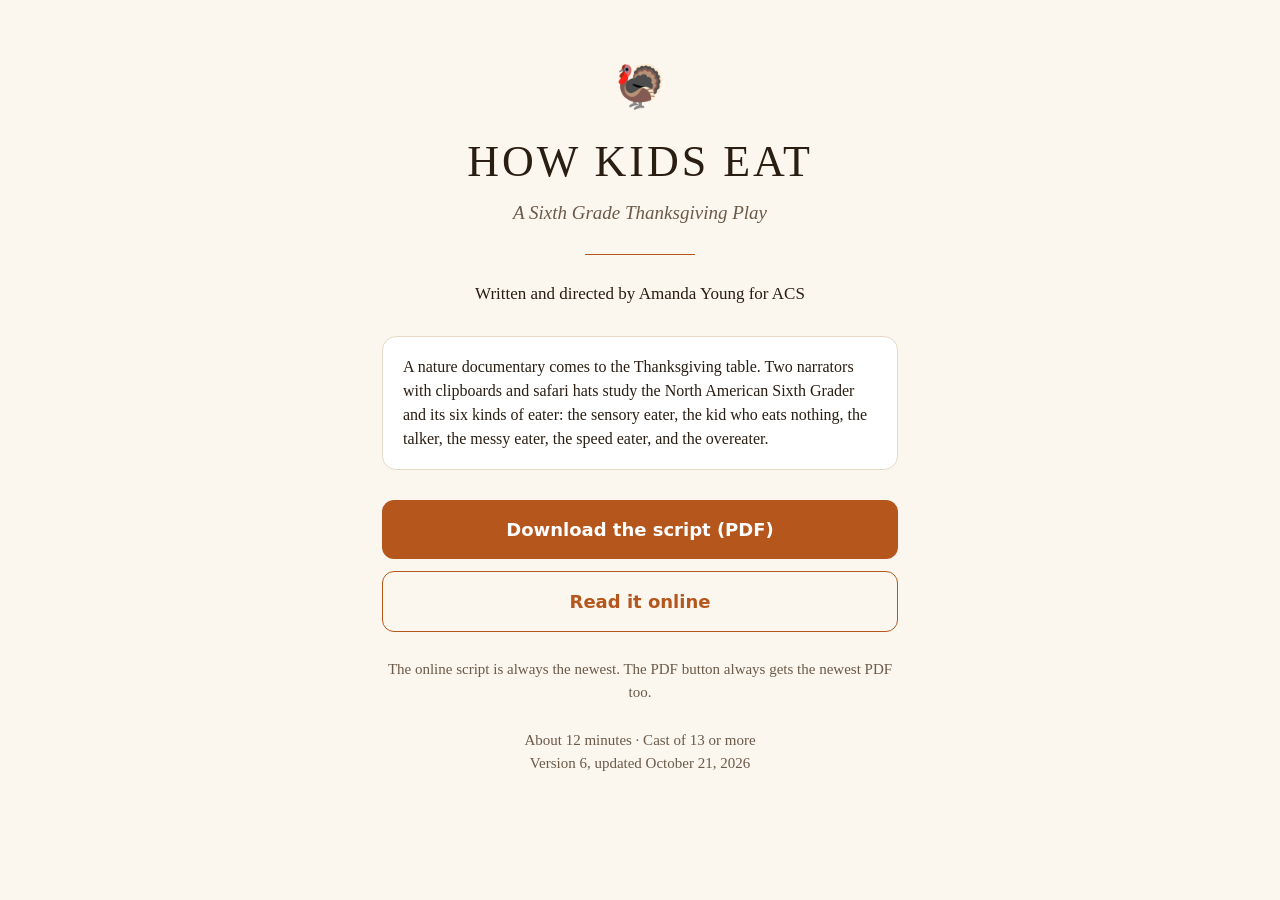
<file: index.html>
<!doctype html>
<html lang="en">
<head>
<meta charset="utf-8">
<script id="fresh">var BUILD=6;(function(){if(location.protocol==="file:")return;fetch("version.json?t="+Date.now(),{cache:"no-store"}).then(function(r){return r.json()}).then(function(j){if(!j||!j.v||j.v===BUILD)return;var k="hke-fresh-"+j.v;try{if(sessionStorage.getItem(k))return;sessionStorage.setItem(k,"1")}catch(e){}var u=new URL(location.href);u.searchParams.set("v",j.v);location.replace(u.toString())}).catch(function(){})})();</script>

<meta name="viewport" content="width=device-width, initial-scale=1">
<meta name="x-play-version" content="2.0">
<title>How Kids Eat, a sixth grade Thanksgiving play</title>
<meta property="og:title" content="How Kids Eat">
<meta property="og:description" content="A sixth grade Thanksgiving play. Written and directed by Amanda Young for ACS. Download the script.">
<style>
  :root { color-scheme: light dark; --bg:#fbf6ee; --ink:#2a1d12; --soft:#6b5a48; --accent:#b5561d; --card:#fff; --line:#e6d9c6; }
  @media (prefers-color-scheme: dark) { :root { --bg:#1b1510; --ink:#f3e9db; --soft:#bba892; --accent:#e58a4c; --card:#261d16; --line:#3a2e24; } }
  * { box-sizing: border-box; }
  body { margin:0; background:var(--bg); color:var(--ink); font-family:"Palatino","Palatino Linotype",Georgia,serif; line-height:1.5; }
  main { max-width:560px; margin:0 auto; padding:56px 22px 48px; text-align:center; }
  .leaf { font-size:42px; }
  h1 { font-size:44px; letter-spacing:3px; font-weight:normal; margin:10px 0 4px; }
  .sub { font-style:italic; font-size:19px; color:var(--soft); margin:0 0 26px; }
  .rule { width:110px; border-top:1px solid var(--accent); margin:0 auto 26px; }
  .credit { font-size:17px; margin:0 0 30px; }
  .blurb { text-align:left; background:var(--card); border:1px solid var(--line); border-radius:14px; padding:18px 20px; margin:0 0 30px; font-size:16px; }
  .btn { display:block; text-decoration:none; font-size:18px; padding:16px; border-radius:12px; margin:0 0 12px; font-family:-apple-system,system-ui,sans-serif; font-weight:600; }
  .primary { background:var(--accent); color:#fff; }
  .secondary { border:1.5px solid var(--accent); color:var(--accent); }
  .meta { color:var(--soft); font-size:15px; margin-top:26px; }
</style>
</head>
<body>
<main>
  <div class="leaf">🦃</div>
  <h1>HOW KIDS EAT</h1>
  <p class="sub">A Sixth Grade Thanksgiving Play</p>
  <div class="rule"></div>
  <p class="credit">Written and directed by Amanda Young for ACS</p>
  <div class="blurb">
    A nature documentary comes to the Thanksgiving table. Two narrators with clipboards and safari hats study the North American Sixth Grader and its six kinds of eater: the sensory eater, the kid who eats nothing, the talker, the messy eater, the speed eater, and the overeater.
  </div>
  <a class="btn primary" href="How-Kids-Eat.pdf?v=6" download="How Kids Eat.pdf">Download the script (PDF)</a>
  <a class="btn secondary" href="play.html">Read it online</a>
  <p class="meta">The online script is always the newest. The PDF button always gets the newest PDF too.</p>
  <p class="meta">About 12 minutes · Cast of 13 or more<br><span id="ver">Version 6, updated October 21, 2026</span></p>
</main>
</body>
</html>
</file>
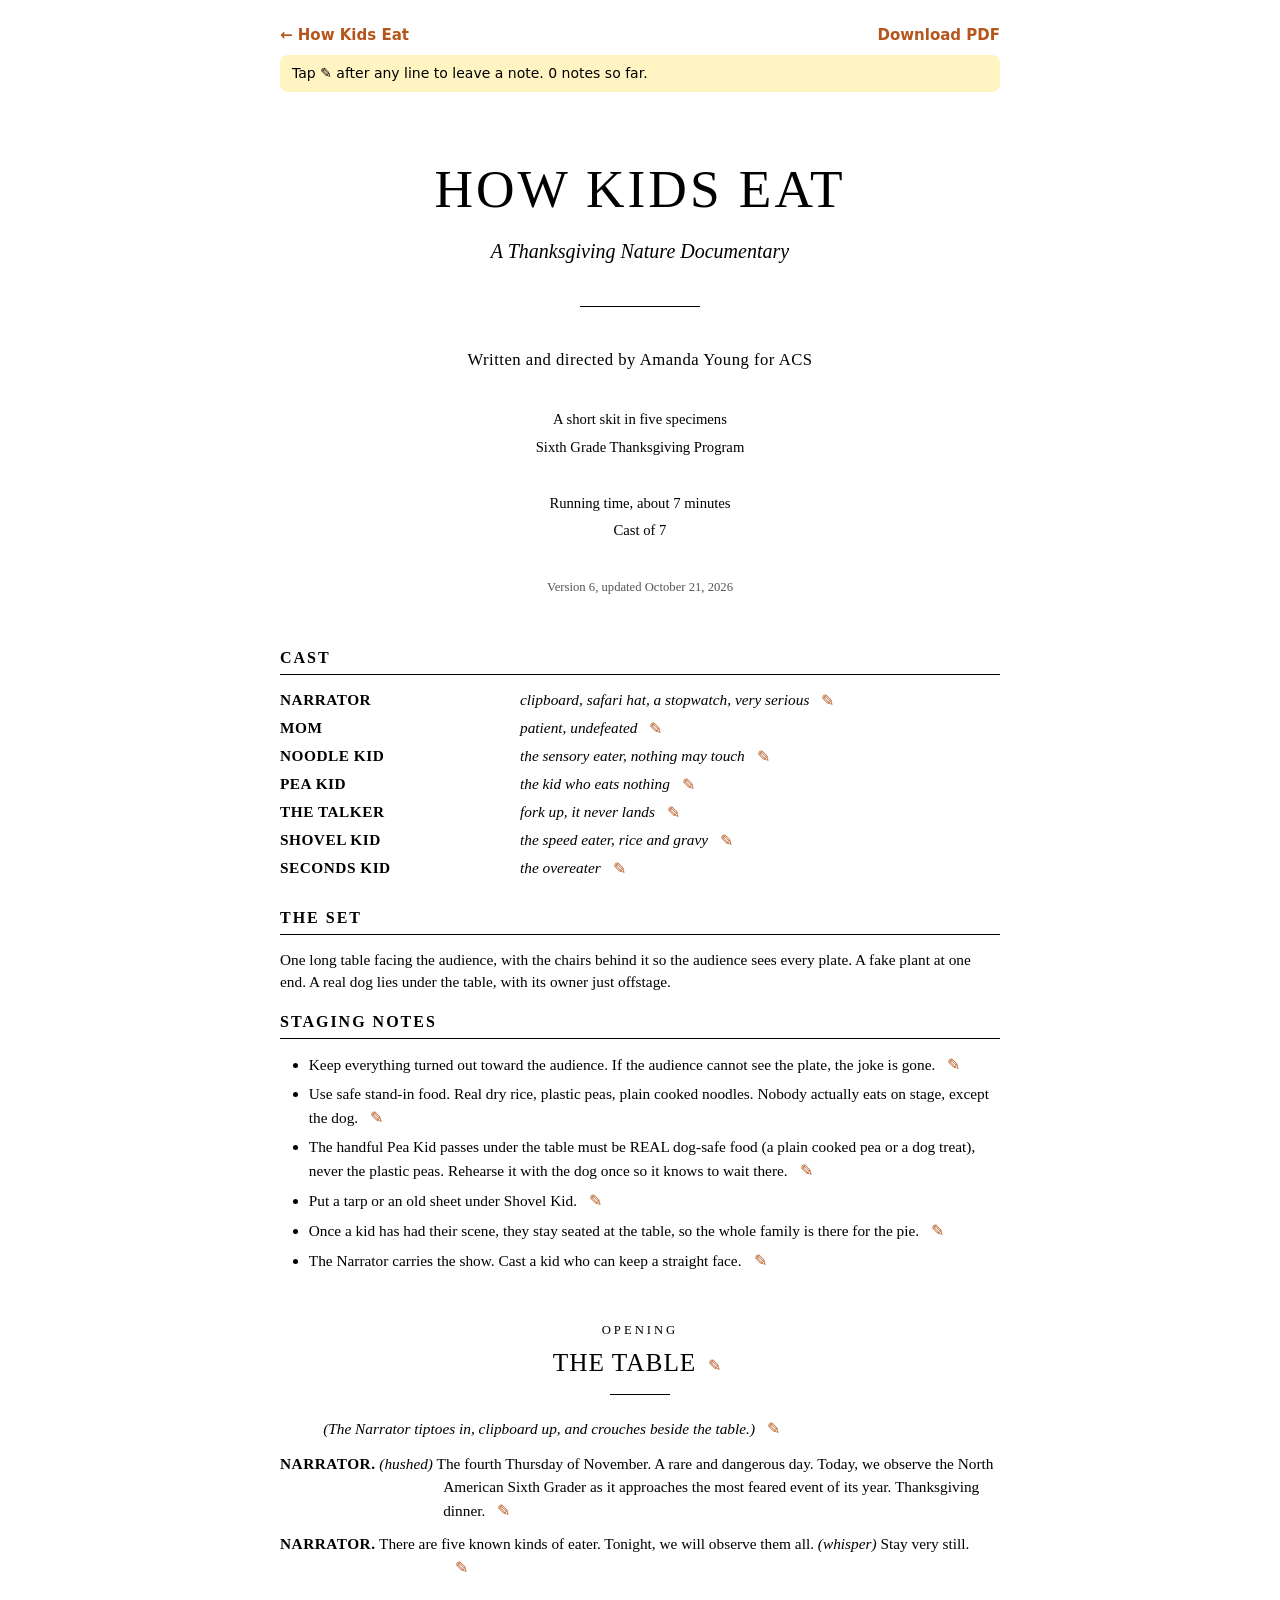
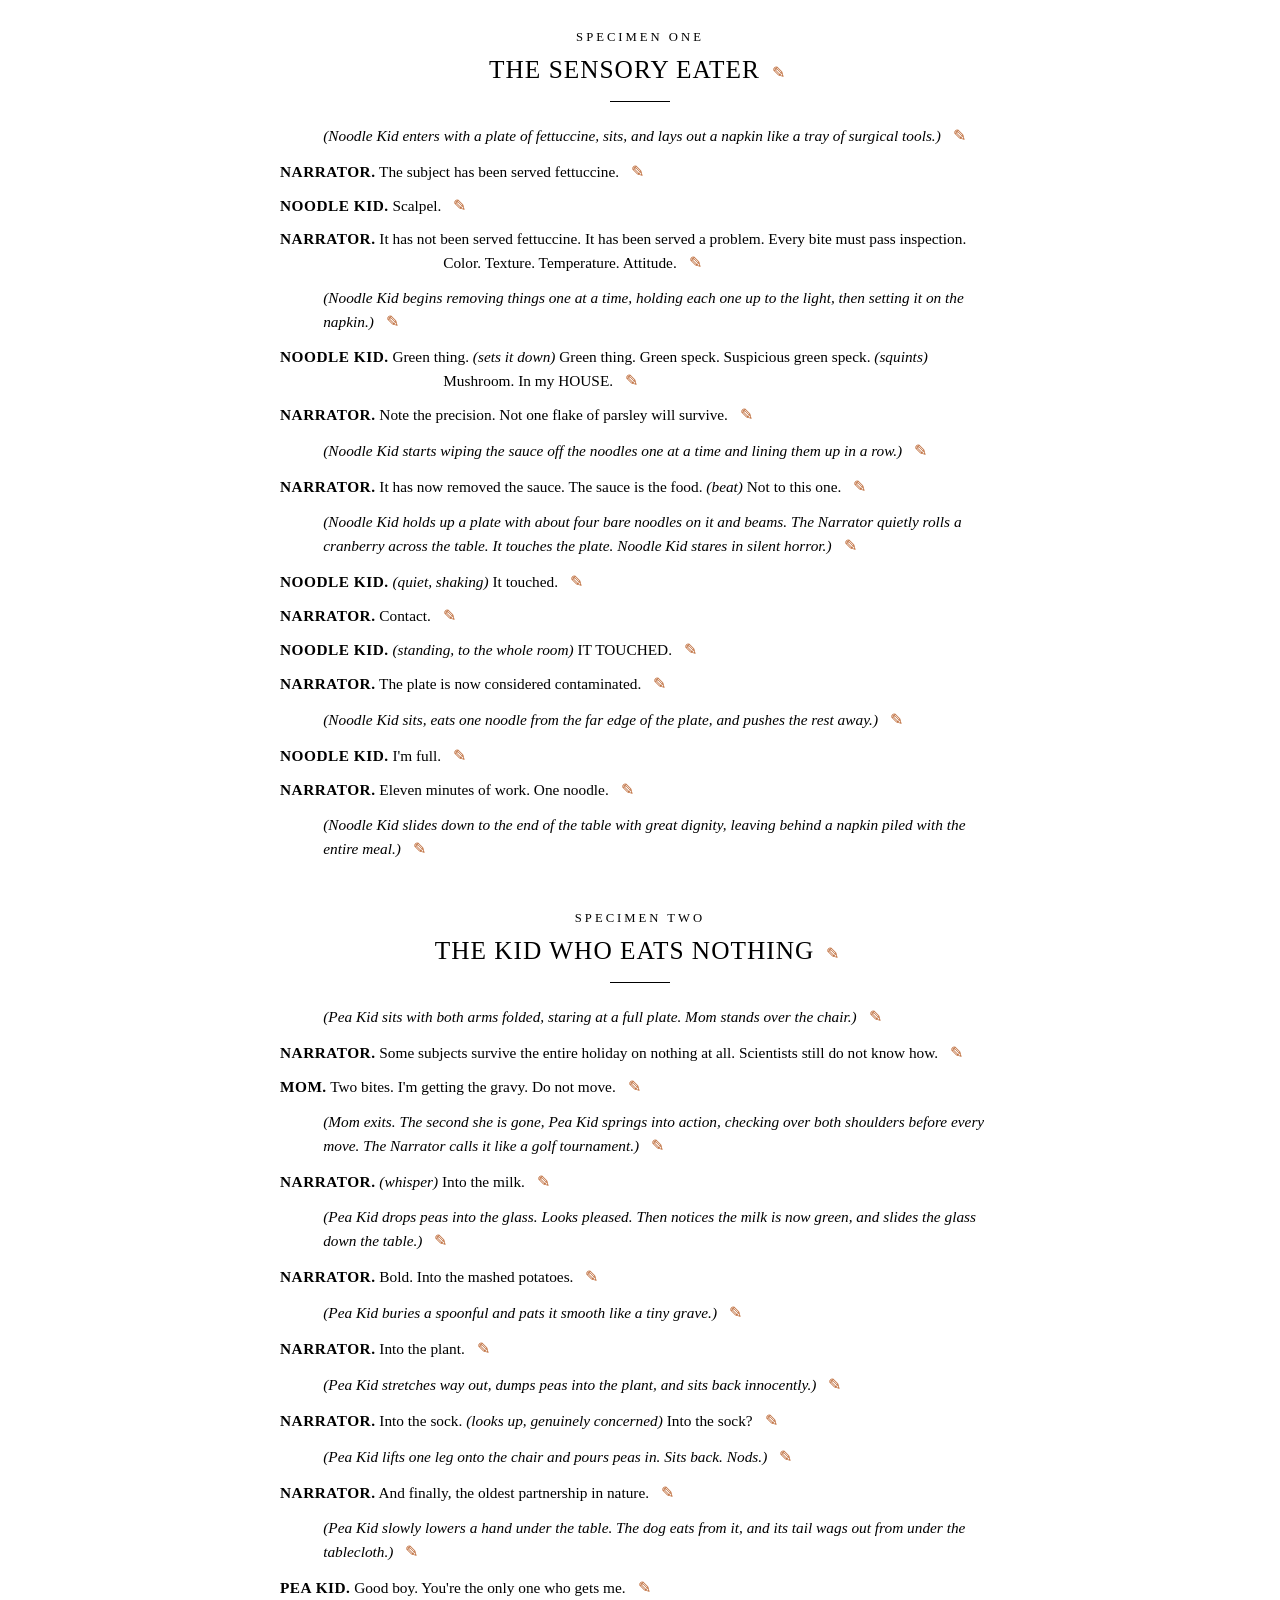
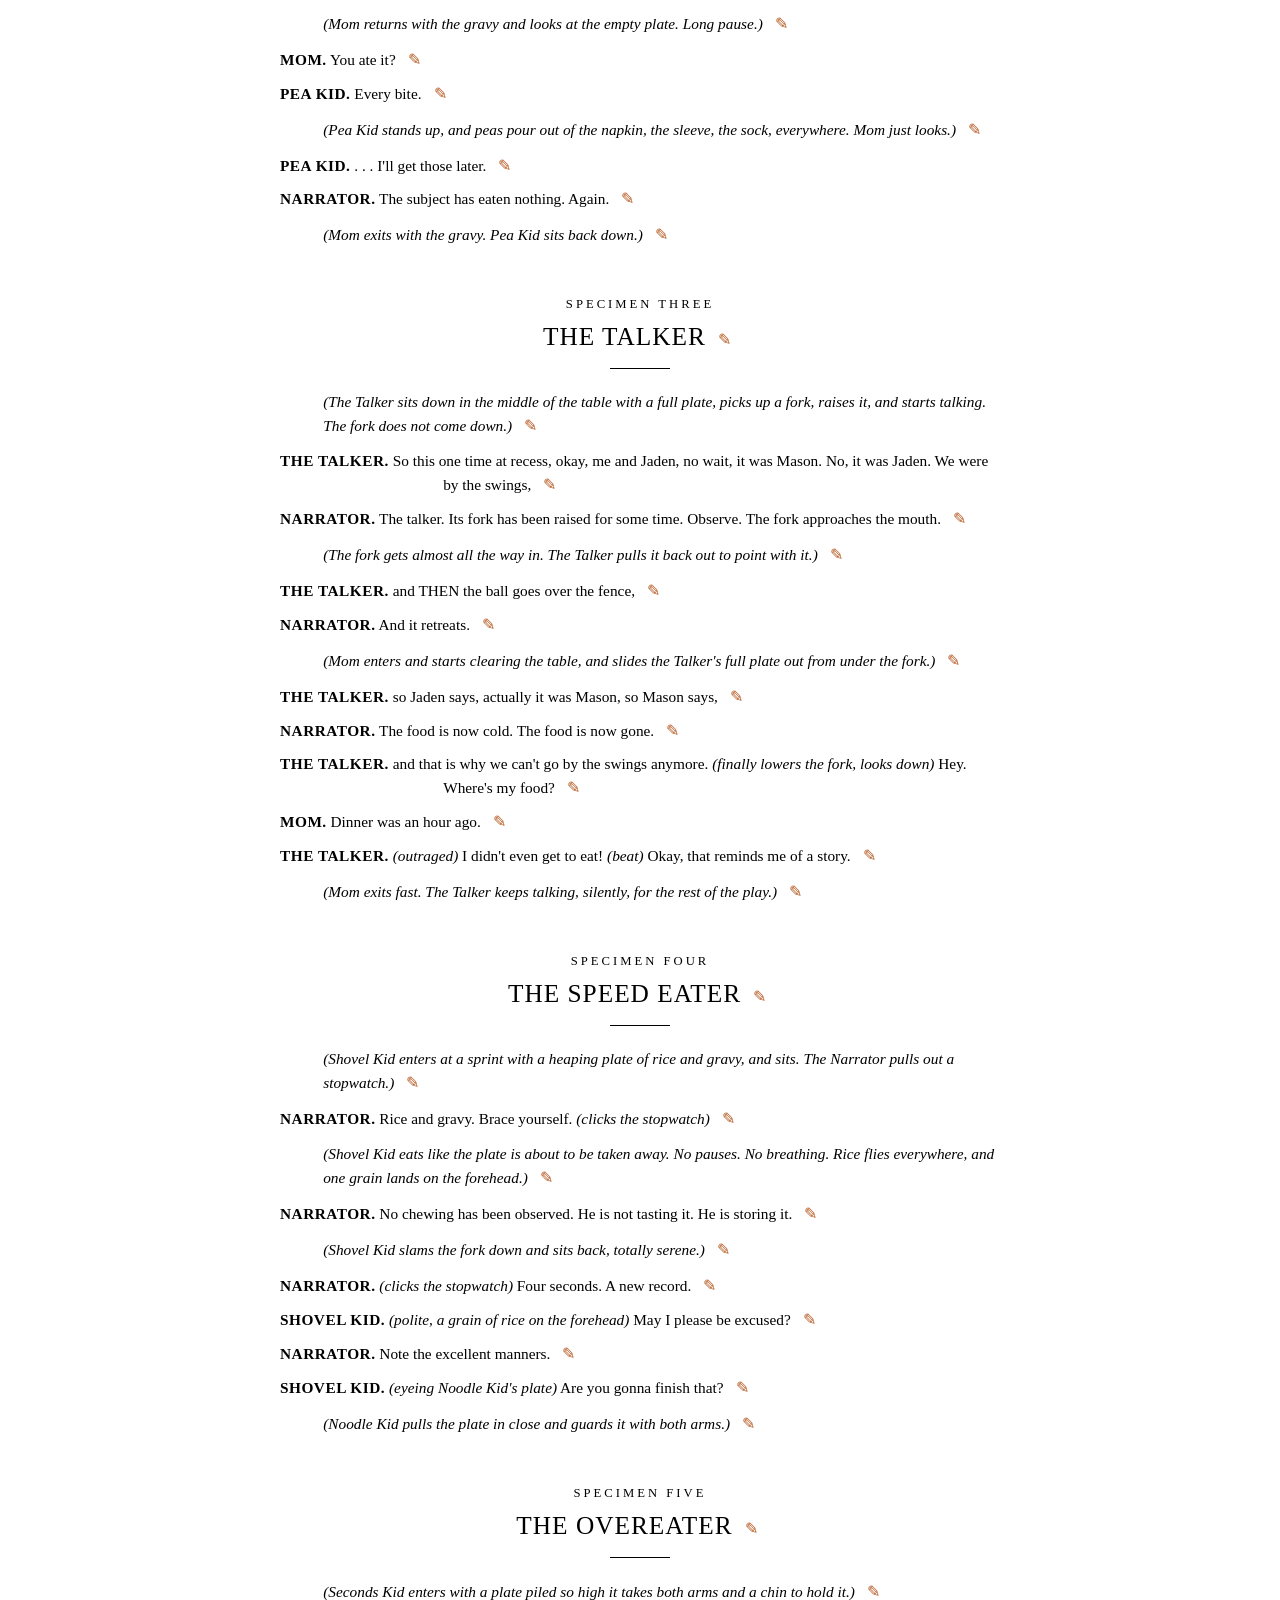
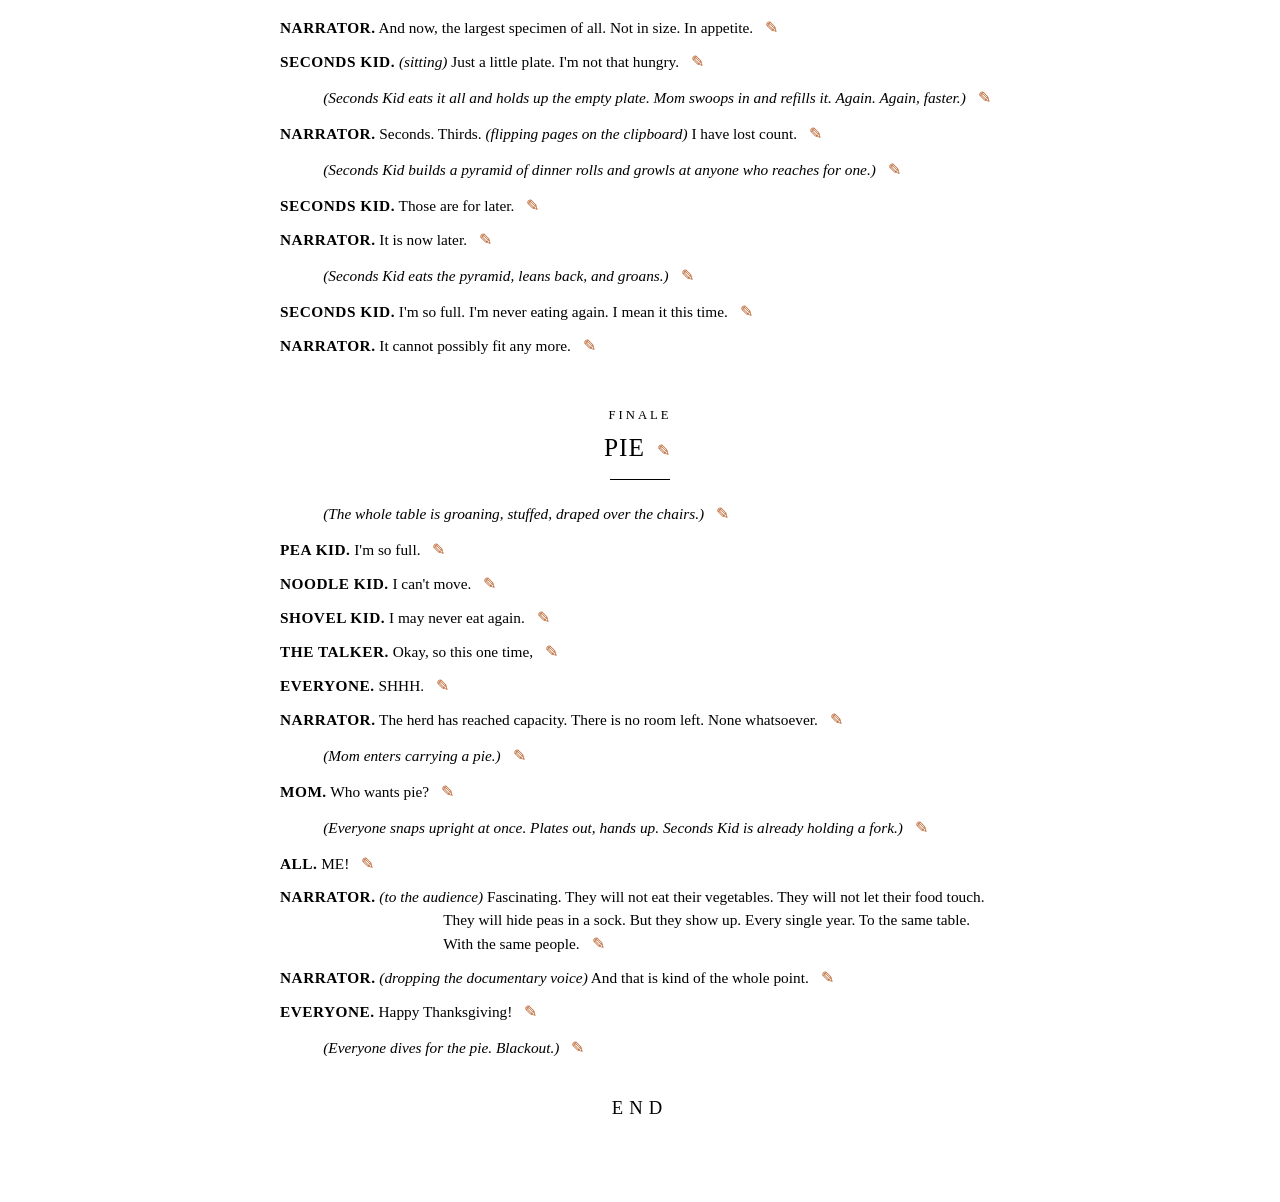
<file: play.html>
<!doctype html>
<html>
<head>
<meta charset="utf-8">
<meta name="viewport" content="width=device-width, initial-scale=1">
<script id="fresh">var BUILD=6;(function(){if(location.protocol==="file:")return;fetch("version.json?t="+Date.now(),{cache:"no-store"}).then(function(r){return r.json()}).then(function(j){if(!j||!j.v||j.v===BUILD)return;var k="hke-fresh-"+j.v;try{if(sessionStorage.getItem(k))return;sessionStorage.setItem(k,"1")}catch(e){}var u=new URL(location.href);u.searchParams.set("v",j.v);location.replace(u.toString())}).catch(function(){})})();</script>
<title>How Kids Eat</title>
<style>
  @page { size: letter; margin: 0.85in 0.9in 0.8in 0.9in; }

  body {
    font-family: "Palatino", "Palatino Linotype", Georgia, serif;
    font-size: 11.5pt;
    line-height: 1.5;
    color: #000;
    margin: 0;
  }

  /* ---------- title page ---------- */
  .title-page {
    height: 8.6in;
    display: flex;
    flex-direction: column;
    justify-content: center;
    text-align: center;
    page-break-after: always;
  }
  .title-page h1 {
    font-size: 40pt;
    letter-spacing: 3px;
    margin: 0 0 6px 0;
    font-weight: normal;
  }
  .title-page .sub {
    font-size: 15pt;
    font-style: italic;
    margin-bottom: 40px;
  }
  .title-page .rule {
    width: 120px;
    border-top: 1px solid #000;
    margin: 0 auto 40px auto;
  }
  .title-page .meta {
    font-size: 11pt;
    line-height: 1.9;
  }
  .title-page .credit {
    font-size: 12.5pt;
    margin-bottom: 34px;
    letter-spacing: 0.5px;
  }

  /* ---------- front matter ---------- */
  h2.section {
    font-size: 12pt;
    letter-spacing: 2px;
    text-transform: uppercase;
    border-bottom: 1px solid #000;
    padding-bottom: 4px;
    margin: 0 0 14px 0;
  }
  .cast { margin-bottom: 26px; }
  .cast .row {
    display: flex;
    margin-bottom: 5px;
    page-break-inside: avoid;
  }
  .cast .who {
    font-weight: bold;
    text-transform: uppercase;
    letter-spacing: 0.5px;
    width: 2.5in;
    flex: none;
  }
  .cast .what { font-style: italic; }
  .note { margin-bottom: 16px; }
  .note b { letter-spacing: 0.5px; }

  /* ---------- scenes ---------- */
  .scene { page-break-before: always; }
  .scene-head {
    text-align: center;
    margin-bottom: 22px;
  }
  .scene-head .kicker {
    font-size: 9.5pt;
    letter-spacing: 3px;
    text-transform: uppercase;
  }
  .scene-head .name {
    font-size: 19pt;
    letter-spacing: 1px;
    text-transform: uppercase;
    margin-top: 4px;
  }
  .scene-head .bar {
    width: 60px;
    border-top: 1px solid #000;
    margin: 12px auto 0 auto;
  }

  .dir {
    font-style: italic;
    margin: 12px 0 12px 0.45in;
    page-break-inside: avoid;
  }

  .line {
    margin: 0 0 10px 0;
    padding-left: 1.7in;
    text-indent: -1.7in;
    page-break-inside: avoid;
  }
  .line .c {
    font-weight: bold;
    text-transform: uppercase;
    letter-spacing: 0.5px;
  }
  .line .p { font-style: italic; }

  .card {
    text-align: center;
    margin: 20px 0;
    page-break-inside: avoid;
  }
  .card span {
    border: 1.5px solid #000;
    padding: 6px 22px;
    font-size: 10.5pt;
    letter-spacing: 2.5px;
    text-transform: uppercase;
    font-weight: bold;
  }

  .end {
    text-align: center;
    letter-spacing: 6px;
    font-size: 14pt;
    margin-top: 34px;
  }

  /* ---------- back matter ---------- */
  .extras { page-break-before: always; }
  h3.group {
    font-size: 11pt;
    letter-spacing: 1.5px;
    text-transform: uppercase;
    margin: 22px 0 10px 0;
  }
  .bit {
    margin-bottom: 11px;
    padding-left: 0.3in;
    page-break-inside: avoid;
  }
  .bit b { letter-spacing: 0.3px; }
  ul.plain { margin: 6px 0 0 0.3in; padding: 0; }
  ul.plain li { margin-bottom: 6px; }

  .stamp { font-size: 9.5pt; color: #555; }
  .pen, .notes, #notesbar { display: none; }

  @media screen {
    body { max-width: 720px; margin: 0 auto; padding: 24px 18px 80px; }
    .title-page { height: auto; min-height: 60vh; }
    .scene { margin-top: 48px; }
    .topnav { display: flex; justify-content: space-between; font-family: -apple-system, system-ui, sans-serif; font-size: 15px; margin-bottom: 8px; }
    .topnav a { color: #b5561d; text-decoration: none; font-weight: 600; }

    body.pencils .pen { display: inline-block; }
    .pen { margin-left: 6px; border: 0; background: none; color: #b5561d; font-size: 16px; padding: 2px 6px; cursor: pointer; text-indent: 0; }
    .notes { display: block; text-indent: 0; padding-left: 0; margin: 4px 0 10px; }
    .notes:empty { display: none; }
    .n { font-family: -apple-system, system-ui, sans-serif; font-size: 14px; font-style: normal; background: #fff4c2; border-left: 3px solid #e0b000; border-radius: 6px; padding: 6px 10px; margin: 4px 0; text-indent: 0; }
    .n b { margin-right: 4px; }
    .n .old { color: #8a6d00; font-size: 12px; display: block; }
    .n button { float: right; border: 0; background: none; color: #a33; font-size: 14px; cursor: pointer; }
    #notesbar { display: block; position: sticky; top: 0; z-index: 5; background: #fff4c2; border-radius: 8px; padding: 8px 12px; margin-bottom: 14px; font-family: -apple-system, system-ui, sans-serif; font-size: 14px; }
    #notesbar:empty { display: none; }
  }
  @media screen and (max-width: 600px) {
    .title-page h1 { font-size: 30pt; }
    .cast .row { display: block; margin-bottom: 9px; }
    .cast .who { width: auto; }
    .line { padding-left: 0; text-indent: 0; }
    .dir { margin-left: 0.2in; }
  }
  @media print { .topnav, .pen, .notes, #notesbar { display: none !important; } }
</style>
</head>
<body>
<div class="topnav"><a href="./">&larr; How Kids Eat</a><a href="How-Kids-Eat.pdf?v=6" download="How Kids Eat.pdf">Download PDF</a></div>
<div id="notesbar"></div>

<!-- ============ TITLE PAGE ============ -->
<div class="title-page">
  <h1>HOW KIDS EAT</h1>
  <div class="sub">A Thanksgiving Nature Documentary</div>
  <div class="rule"></div>
  <div class="credit">Written and directed by Amanda Young for ACS</div>
  <div class="meta">
    A short skit in five specimens<br>
    Sixth Grade Thanksgiving Program<br><br>
    Running time, about 7 minutes<br>
    Cast of 7<br><br>
    <span class="stamp" id="stamp">Version 6, updated October 21, 2026</span>
  </div>
</div>

<!-- ============ FRONT MATTER ============ -->
<h2 class="section">Cast</h2>
<div class="cast">
  <div class="row"><div class="who">Narrator</div><div class="what">clipboard, safari hat, a stopwatch, very serious</div></div>
  <div class="row"><div class="who">Mom</div><div class="what">patient, undefeated</div></div>
  <div class="row"><div class="who">Noodle Kid</div><div class="what">the sensory eater, nothing may touch</div></div>
  <div class="row"><div class="who">Pea Kid</div><div class="what">the kid who eats nothing</div></div>
  <div class="row"><div class="who">The Talker</div><div class="what">fork up, it never lands</div></div>
  <div class="row"><div class="who">Shovel Kid</div><div class="what">the speed eater, rice and gravy</div></div>
  <div class="row"><div class="who">Seconds Kid</div><div class="what">the overeater</div></div>
</div>

<h2 class="section">The Set</h2>
<div class="note">
  One long table facing the audience, with the chairs behind it so the audience sees
  every plate. A fake plant at one end. A real dog lies under the table, with its owner just offstage.
</div>

<h2 class="section">Staging Notes</h2>
<div class="note">
  <ul class="plain">
    <li>Keep everything turned out toward the audience. If the audience cannot see the plate, the joke is gone.</li>
    <li>Use safe stand-in food. Real dry rice, plastic peas, plain cooked noodles. Nobody actually eats on stage, except the dog.</li>
    <li>The handful Pea Kid passes under the table must be REAL dog-safe food (a plain cooked pea or a dog treat), never the plastic peas. Rehearse it with the dog once so it knows to wait there.</li>
    <li>Put a tarp or an old sheet under Shovel Kid.</li>
    <li>Once a kid has had their scene, they stay seated at the table, so the whole family is there for the pie.</li>
    <li>The Narrator carries the show. Cast a kid who can keep a straight face.</li>
  </ul>
</div>

<!-- ============ OPENING ============ -->
<div class="scene">
  <div class="scene-head">
    <div class="kicker">Opening</div>
    <div class="name">The Table</div>
    <div class="bar"></div>
  </div>

  <div class="dir">(The Narrator tiptoes in, clipboard up, and crouches beside the table.)</div>

  <p class="line"><span class="c">Narrator.</span> <span class="p">(hushed)</span> The fourth Thursday of November. A rare and dangerous day. Today, we observe the North American Sixth Grader as it approaches the most feared event of its year. Thanksgiving dinner.</p>
  <p class="line"><span class="c">Narrator.</span> There are five known kinds of eater. Tonight, we will observe them all. <span class="p">(whisper)</span> Stay very still.</p>
</div>

<!-- ============ SPECIMEN 1 ============ -->
<div class="scene">
  <div class="scene-head">
    <div class="kicker">Specimen One</div>
    <div class="name">The Sensory Eater</div>
    <div class="bar"></div>
  </div>

  <div class="dir">(Noodle Kid enters with a plate of fettuccine, sits, and lays out a napkin like a tray of surgical tools.)</div>

  <p class="line"><span class="c">Narrator.</span> The subject has been served fettuccine.</p>
  <p class="line"><span class="c">Noodle Kid.</span> Scalpel.</p>
  <p class="line"><span class="c">Narrator.</span> It has not been served fettuccine. It has been served a problem. Every bite must pass inspection. Color. Texture. Temperature. Attitude.</p>

  <div class="dir">(Noodle Kid begins removing things one at a time, holding each one up to the light, then setting it on the napkin.)</div>

  <p class="line"><span class="c">Noodle Kid.</span> Green thing. <span class="p">(sets it down)</span> Green thing. Green speck. Suspicious green speck. <span class="p">(squints)</span> Mushroom. In my HOUSE.</p>
  <p class="line"><span class="c">Narrator.</span> Note the precision. Not one flake of parsley will survive.</p>

  <div class="dir">(Noodle Kid starts wiping the sauce off the noodles one at a time and lining them up in a row.)</div>

  <p class="line"><span class="c">Narrator.</span> It has now removed the sauce. The sauce is the food. <span class="p">(beat)</span> Not to this one.</p>

  <div class="dir">(Noodle Kid holds up a plate with about four bare noodles on it and beams. The Narrator quietly rolls a cranberry across the table. It touches the plate. Noodle Kid stares in silent horror.)</div>

  <p class="line"><span class="c">Noodle Kid.</span> <span class="p">(quiet, shaking)</span> It touched.</p>
  <p class="line"><span class="c">Narrator.</span> Contact.</p>
  <p class="line"><span class="c">Noodle Kid.</span> <span class="p">(standing, to the whole room)</span> IT TOUCHED.</p>
  <p class="line"><span class="c">Narrator.</span> The plate is now considered contaminated.</p>

  <div class="dir">(Noodle Kid sits, eats one noodle from the far edge of the plate, and pushes the rest away.)</div>

  <p class="line"><span class="c">Noodle Kid.</span> I'm full.</p>
  <p class="line"><span class="c">Narrator.</span> Eleven minutes of work. One noodle.</p>

  <div class="dir">(Noodle Kid slides down to the end of the table with great dignity, leaving behind a napkin piled with the entire meal.)</div>
</div>

<!-- ============ SPECIMEN 2 ============ -->
<div class="scene">
  <div class="scene-head">
    <div class="kicker">Specimen Two</div>
    <div class="name">The Kid Who Eats Nothing</div>
    <div class="bar"></div>
  </div>

  <div class="dir">(Pea Kid sits with both arms folded, staring at a full plate. Mom stands over the chair.)</div>

  <p class="line"><span class="c">Narrator.</span> Some subjects survive the entire holiday on nothing at all. Scientists still do not know how.</p>
  <p class="line"><span class="c">Mom.</span> Two bites. I'm getting the gravy. Do not move.</p>

  <div class="dir">(Mom exits. The second she is gone, Pea Kid springs into action, checking over both shoulders before every move. The Narrator calls it like a golf tournament.)</div>

  <p class="line"><span class="c">Narrator.</span> <span class="p">(whisper)</span> Into the milk.</p>

  <div class="dir">(Pea Kid drops peas into the glass. Looks pleased. Then notices the milk is now green, and slides the glass down the table.)</div>

  <p class="line"><span class="c">Narrator.</span> Bold. Into the mashed potatoes.</p>

  <div class="dir">(Pea Kid buries a spoonful and pats it smooth like a tiny grave.)</div>

  <p class="line"><span class="c">Narrator.</span> Into the plant.</p>

  <div class="dir">(Pea Kid stretches way out, dumps peas into the plant, and sits back innocently.)</div>

  <p class="line"><span class="c">Narrator.</span> Into the sock. <span class="p">(looks up, genuinely concerned)</span> Into the sock?</p>

  <div class="dir">(Pea Kid lifts one leg onto the chair and pours peas in. Sits back. Nods.)</div>

  <p class="line"><span class="c">Narrator.</span> And finally, the oldest partnership in nature.</p>

  <div class="dir">(Pea Kid slowly lowers a hand under the table. The dog eats from it, and its tail wags out from under the tablecloth.)</div>

  <p class="line"><span class="c">Pea Kid.</span> Good boy. You're the only one who gets me.</p>

  <div class="dir">(Mom returns with the gravy and looks at the empty plate. Long pause.)</div>

  <p class="line"><span class="c">Mom.</span> You ate it?</p>
  <p class="line"><span class="c">Pea Kid.</span> Every bite.</p>

  <div class="dir">(Pea Kid stands up, and peas pour out of the napkin, the sleeve, the sock, everywhere. Mom just looks.)</div>

  <p class="line"><span class="c">Pea Kid.</span> . . . I'll get those later.</p>
  <p class="line"><span class="c">Narrator.</span> The subject has eaten nothing. Again.</p>

  <div class="dir">(Mom exits with the gravy. Pea Kid sits back down.)</div>
</div>

<!-- ============ SPECIMEN 3 ============ -->
<div class="scene">
  <div class="scene-head">
    <div class="kicker">Specimen Three</div>
    <div class="name">The Talker</div>
    <div class="bar"></div>
  </div>

  <div class="dir">(The Talker sits down in the middle of the table with a full plate, picks up a fork, raises it, and starts talking. The fork does not come down.)</div>

  <p class="line"><span class="c">The Talker.</span> So this one time at recess, okay, me and Jaden, no wait, it was Mason. No, it was Jaden. We were by the swings,</p>
  <p class="line"><span class="c">Narrator.</span> The talker. Its fork has been raised for some time. Observe. The fork approaches the mouth.</p>

  <div class="dir">(The fork gets almost all the way in. The Talker pulls it back out to point with it.)</div>

  <p class="line"><span class="c">The Talker.</span> and THEN the ball goes over the fence,</p>
  <p class="line"><span class="c">Narrator.</span> And it retreats.</p>

  <div class="dir">(Mom enters and starts clearing the table, and slides the Talker's full plate out from under the fork.)</div>

  <p class="line"><span class="c">The Talker.</span> so Jaden says, actually it was Mason, so Mason says,</p>
  <p class="line"><span class="c">Narrator.</span> The food is now cold. The food is now gone.</p>
  <p class="line"><span class="c">The Talker.</span> and that is why we can't go by the swings anymore. <span class="p">(finally lowers the fork, looks down)</span> Hey. Where's my food?</p>
  <p class="line"><span class="c">Mom.</span> Dinner was an hour ago.</p>
  <p class="line"><span class="c">The Talker.</span> <span class="p">(outraged)</span> I didn't even get to eat! <span class="p">(beat)</span> Okay, that reminds me of a story.</p>

  <div class="dir">(Mom exits fast. The Talker keeps talking, silently, for the rest of the play.)</div>
</div>

<!-- ============ SPECIMEN 4 ============ -->
<div class="scene">
  <div class="scene-head">
    <div class="kicker">Specimen Four</div>
    <div class="name">The Speed Eater</div>
    <div class="bar"></div>
  </div>

  <div class="dir">(Shovel Kid enters at a sprint with a heaping plate of rice and gravy, and sits. The Narrator pulls out a stopwatch.)</div>

  <p class="line"><span class="c">Narrator.</span> Rice and gravy. Brace yourself. <span class="p">(clicks the stopwatch)</span></p>

  <div class="dir">(Shovel Kid eats like the plate is about to be taken away. No pauses. No breathing. Rice flies everywhere, and one grain lands on the forehead.)</div>

  <p class="line"><span class="c">Narrator.</span> No chewing has been observed. He is not tasting it. He is storing it.</p>

  <div class="dir">(Shovel Kid slams the fork down and sits back, totally serene.)</div>

  <p class="line"><span class="c">Narrator.</span> <span class="p">(clicks the stopwatch)</span> Four seconds. A new record.</p>
  <p class="line"><span class="c">Shovel Kid.</span> <span class="p">(polite, a grain of rice on the forehead)</span> May I please be excused?</p>
  <p class="line"><span class="c">Narrator.</span> Note the excellent manners.</p>
  <p class="line"><span class="c">Shovel Kid.</span> <span class="p">(eyeing Noodle Kid's plate)</span> Are you gonna finish that?</p>

  <div class="dir">(Noodle Kid pulls the plate in close and guards it with both arms.)</div>
</div>

<!-- ============ SPECIMEN 5 ============ -->
<div class="scene">
  <div class="scene-head">
    <div class="kicker">Specimen Five</div>
    <div class="name">The Overeater</div>
    <div class="bar"></div>
  </div>

  <div class="dir">(Seconds Kid enters with a plate piled so high it takes both arms and a chin to hold it.)</div>

  <p class="line"><span class="c">Narrator.</span> And now, the largest specimen of all. Not in size. In appetite.</p>
  <p class="line"><span class="c">Seconds Kid.</span> <span class="p">(sitting)</span> Just a little plate. I'm not that hungry.</p>

  <div class="dir">(Seconds Kid eats it all and holds up the empty plate. Mom swoops in and refills it. Again. Again, faster.)</div>

  <p class="line"><span class="c">Narrator.</span> Seconds. Thirds. <span class="p">(flipping pages on the clipboard)</span> I have lost count.</p>

  <div class="dir">(Seconds Kid builds a pyramid of dinner rolls and growls at anyone who reaches for one.)</div>

  <p class="line"><span class="c">Seconds Kid.</span> Those are for later.</p>
  <p class="line"><span class="c">Narrator.</span> It is now later.</p>

  <div class="dir">(Seconds Kid eats the pyramid, leans back, and groans.)</div>

  <p class="line"><span class="c">Seconds Kid.</span> I'm so full. I'm never eating again. I mean it this time.</p>
  <p class="line"><span class="c">Narrator.</span> It cannot possibly fit any more.</p>
</div>

<!-- ============ FINALE ============ -->
<div class="scene">
  <div class="scene-head">
    <div class="kicker">Finale</div>
    <div class="name">Pie</div>
    <div class="bar"></div>
  </div>

  <div class="dir">(The whole table is groaning, stuffed, draped over the chairs.)</div>

  <p class="line"><span class="c">Pea Kid.</span> I'm so full.</p>
  <p class="line"><span class="c">Noodle Kid.</span> I can't move.</p>
  <p class="line"><span class="c">Shovel Kid.</span> I may never eat again.</p>
  <p class="line"><span class="c">The Talker.</span> Okay, so this one time,</p>
  <p class="line"><span class="c">Everyone.</span> SHHH.</p>
  <p class="line"><span class="c">Narrator.</span> The herd has reached capacity. There is no room left. None whatsoever.</p>

  <div class="dir">(Mom enters carrying a pie.)</div>

  <p class="line"><span class="c">Mom.</span> Who wants pie?</p>

  <div class="dir">(Everyone snaps upright at once. Plates out, hands up. Seconds Kid is already holding a fork.)</div>

  <p class="line"><span class="c">All.</span> ME!</p>
  <p class="line"><span class="c">Narrator.</span> <span class="p">(to the audience)</span> Fascinating. They will not eat their vegetables. They will not let their food touch. They will hide peas in a sock. But they show up. Every single year. To the same table. With the same people.</p>
  <p class="line"><span class="c">Narrator.</span> <span class="p">(dropping the documentary voice)</span> And that is kind of the whole point.</p>
  <p class="line"><span class="c">Everyone.</span> Happy Thanksgiving!</p>

  <div class="dir">(Everyone dives for the pie. Blackout.)</div>

  <div class="end">END</div>
</div>

<script>
// Notes on the script. Only someone who opened a link with #c=<key>&n=<name> sees the
// pencils; the key and name are saved in this browser so later visits keep them.
// Notes live in the shared blob store on api.jobhubgo.com, one list for everybody.
(function () {
  const API = "https://api.jobhubgo.com/api/yam/";
  const h = new URLSearchParams(location.hash.slice(1));
  if (h.get("c")) { localStorage.setItem("hke.c", h.get("c")); localStorage.setItem("hke.n", h.get("n") || "Someone"); history.replaceState(null, "", location.pathname); }
  // Anyone with the link can leave notes now (his ask 10-21); the name is asked on the first note.
  const KEY = localStorage.getItem("hke.c") || "hke-3dcc86e84bba3e92";
  let WHO = localStorage.getItem("hke.n");
  function askName() {
    while (!WHO) {
      const n = prompt("Your name, so everyone knows who left the note:");
      if (n === null) return false;
      if (n.trim()) { WHO = n.trim().slice(0, 40); localStorage.setItem("hke.n", WHO); }
    }
    return true;
  }
  let V = 0;

  fetch("version.json?t=" + Date.now(), { cache: "no-store" }).then(r => r.json()).then(j => {
    V = j.v;
    const s = document.getElementById("stamp");
    if (s) s.textContent = "Version " + j.v + ", updated " + j.updated;
  }).catch(() => {});

  if (!KEY) return;
  document.body.classList.add("pencils");

  const targets = Array.from(document.querySelectorAll(".line, .dir, .bit, .note li, .cast .row, .scene-head .name"));
  const quote = el => el.textContent.replace(/\s+/g, " ").trim().slice(0, 80);
  let comments = [];

  async function load() {
    try { const j = await (await fetch(API + KEY, { cache: "no-store" })).json(); return (j.data && j.data.comments) || []; } catch { return null; }
  }
  // Read, change, write back, so two people saving at once don't erase each other.
  async function save(change) {
    for (let tries = 0; tries < 3; tries++) {
      const cur = await load();
      if (cur === null) break;
      const next = change(cur);
      const r = await fetch(API + KEY, { method: "PUT", headers: { "Content-Type": "application/json" },
        body: JSON.stringify({ data: { comments: next }, updatedAt: Date.now() }) });
      const j = await r.json().catch(() => ({}));
      if (j.ok) { comments = next; draw(); return true; }
    }
    alert("That note did not save. Check your signal and try again.");
    return false;
  }

  targets.forEach((el, i) => {
    const b = document.createElement("button");
    b.className = "pen"; b.textContent = "✎"; b.title = "Add a note";
    b.onclick = async () => {
      if (!askName()) return;
      const t = prompt("Note on: \"" + quote(el).slice(0, 60) + "\"");
      if (!t || !t.trim()) return;
      await save(cur => cur.concat({ id: Date.now().toString(36) + Math.random().toString(36).slice(2, 6), i, quote: quote(el), text: t.trim(), who: WHO, at: new Date().toISOString(), v: V }));
    };
    el.appendChild(b);
    const box = document.createElement("div");
    box.className = "notes"; box.dataset.i = i;
    el.after(box);
  });

  function draw() {
    document.querySelectorAll(".notes").forEach(b => (b.innerHTML = ""));
    let placed = 0;
    for (const c of comments) {
      // Match on the quote first, the script may have changed since the note was left.
      let i = targets.findIndex(el => quote(el) === c.quote);
      const moved = i < 0;
      if (moved) i = Math.min(c.i, targets.length - 1);
      const box = document.querySelector('.notes[data-i="' + i + '"]');
      if (!box) continue;
      const d = document.createElement("div");
      d.className = "n";
      d.innerHTML = "<b></b><span></span>" + (moved ? '<span class="old"></span>' : "");
      d.querySelector("b").textContent = c.who + ":";
      d.querySelector("span").textContent = c.text;
      if (moved) d.querySelector(".old").textContent = "This line has changed since: \"" + c.quote + "\"";
      if (c.who === WHO) {
        const x = document.createElement("button");
        x.textContent = "Delete";
        x.onclick = () => confirm("Delete this note?") && save(cur => cur.filter(o => o.id !== c.id));
        d.prepend(x);
      }
      box.appendChild(d);
      placed++;
    }
    const bar = document.getElementById("notesbar");
    bar.textContent = (WHO ? "Notes on, as " + WHO + ". " : "") + "Tap ✎ after any line to leave a note. " + placed + " note" + (placed === 1 ? "" : "s") + " so far.";
  }

  load().then(c => { comments = c || []; draw(); });
})();
</script>
</body>
</html>
</file>
